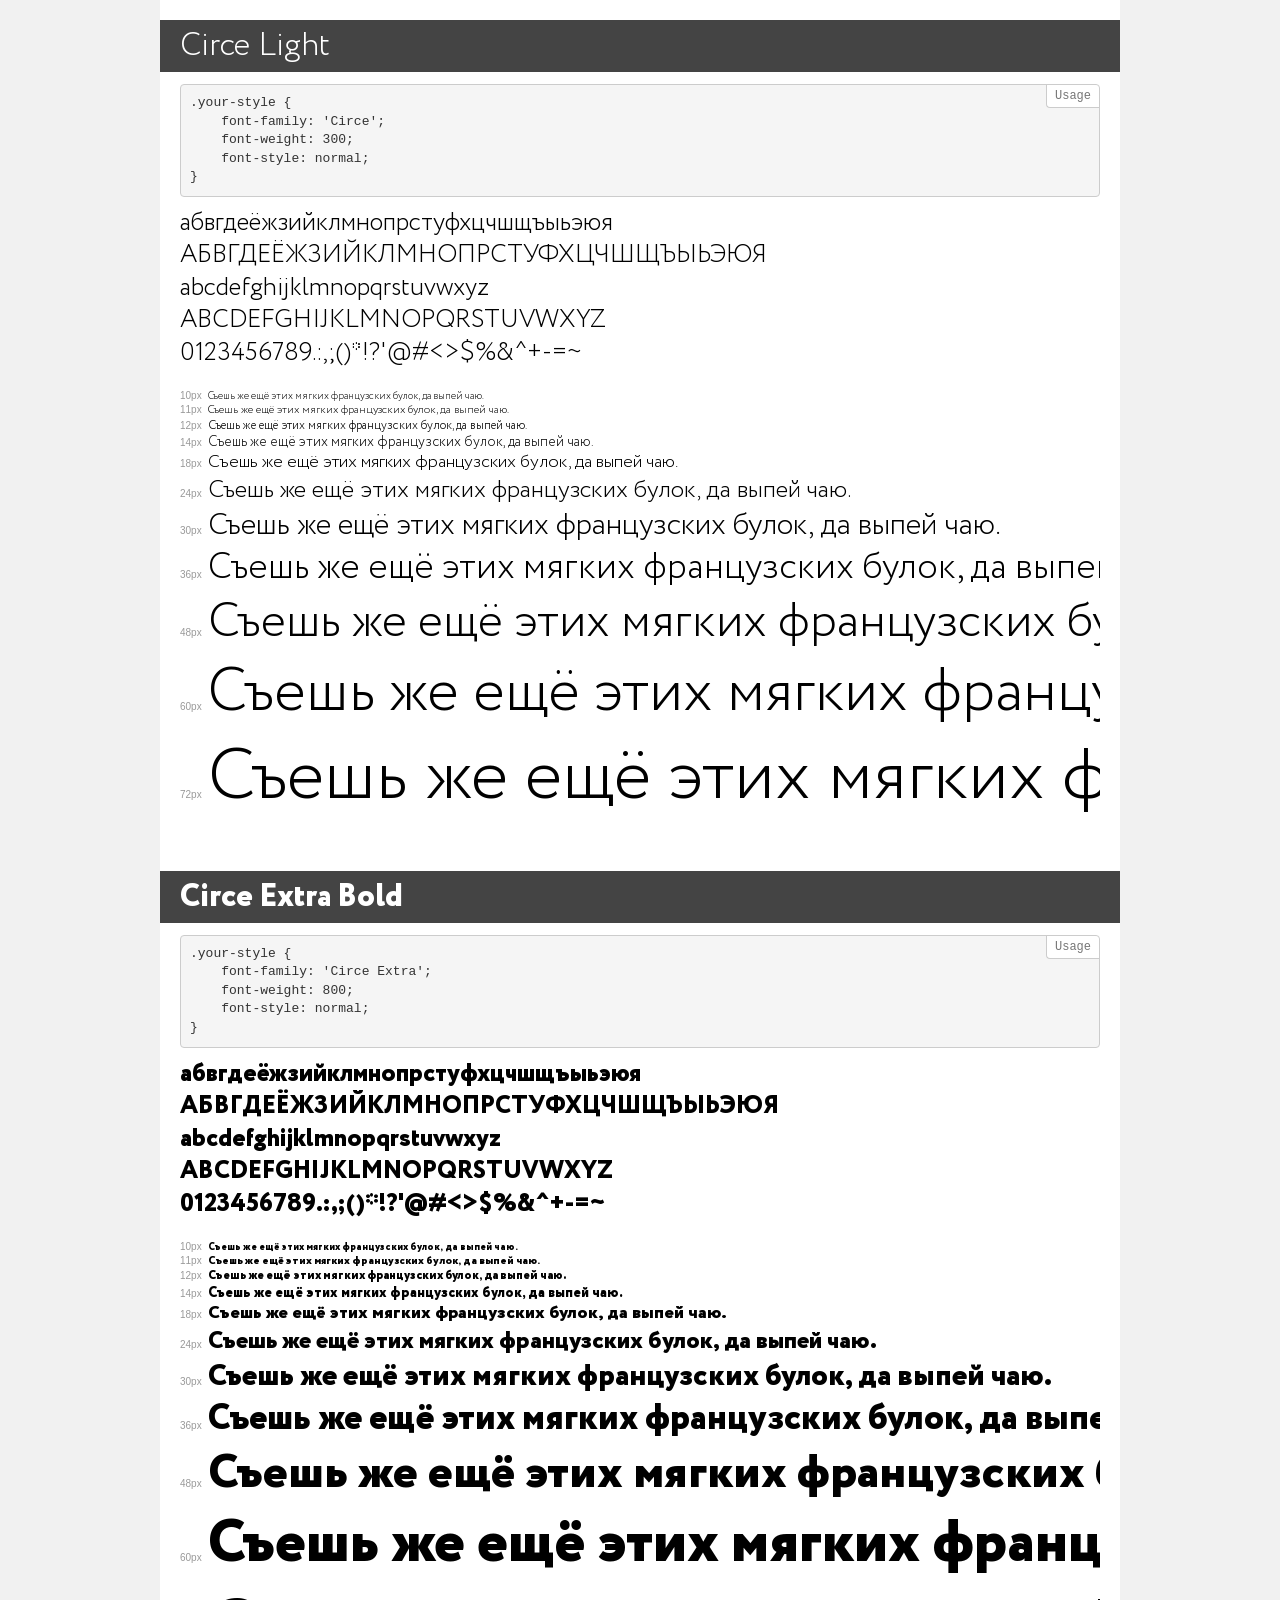
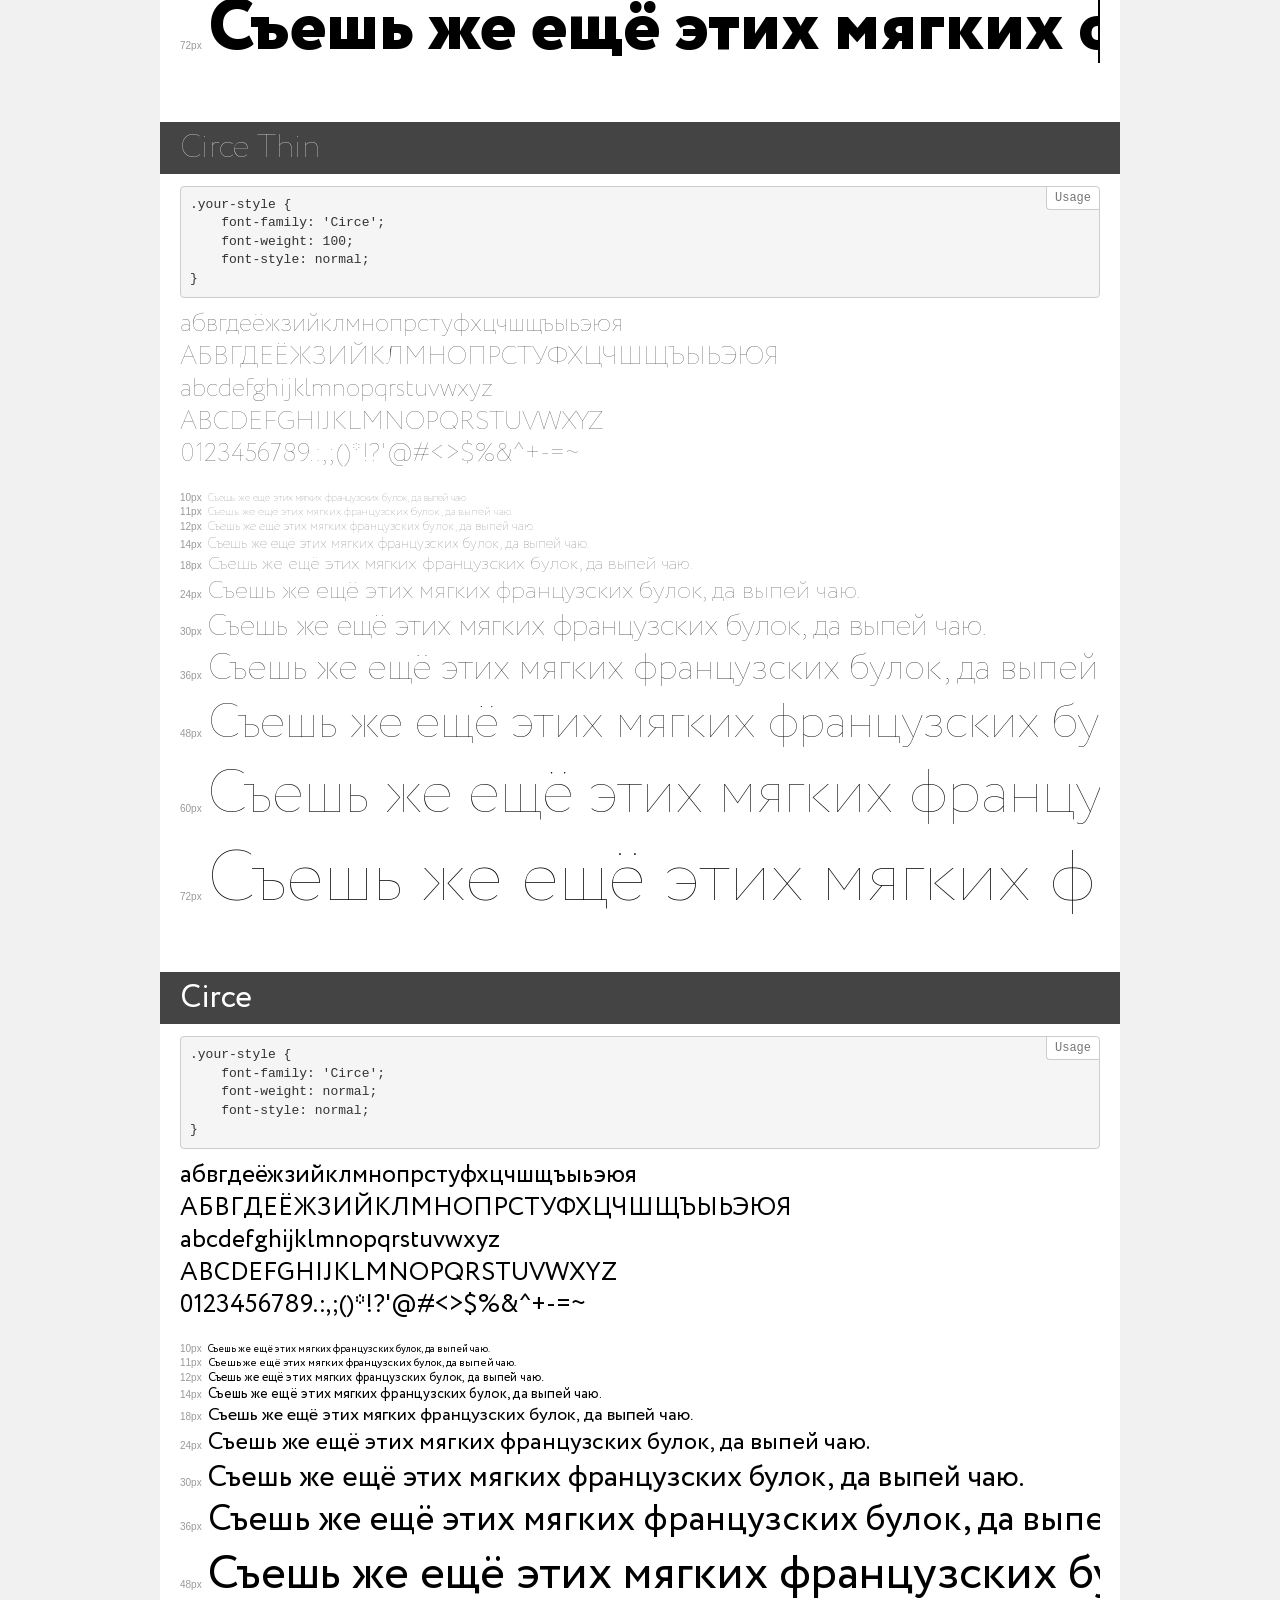
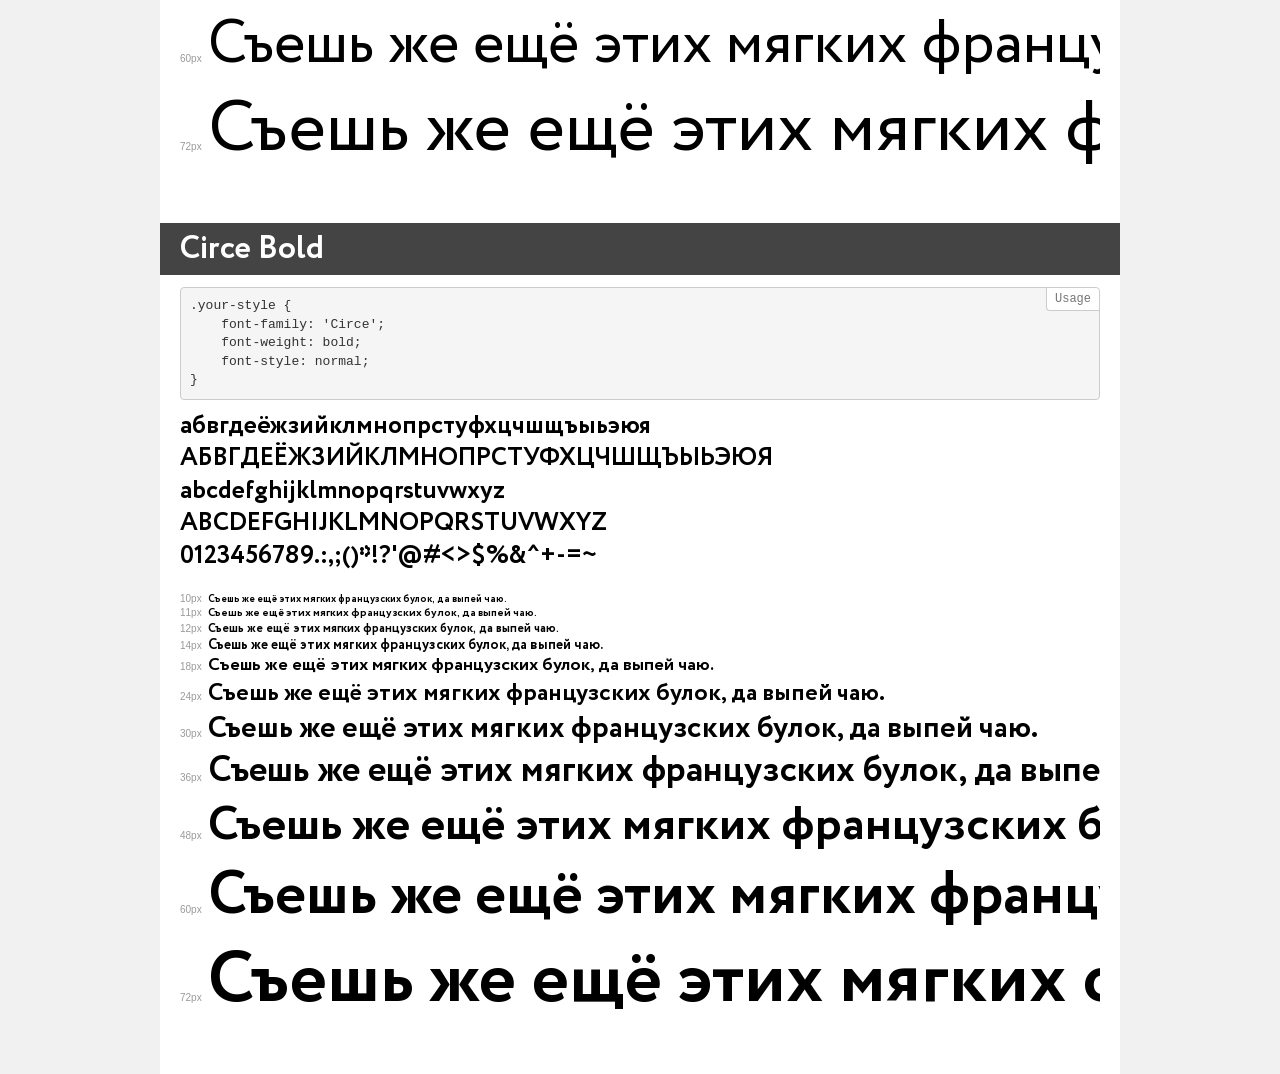
<file: assets/fonts/demo.html>
<!DOCTYPE html>
<html>
<head>
    <meta charset="utf-8">
    <meta http-equiv="X-UA-Compatible" content="IE=edge">
    <meta name="viewport" content="width=device-width, initial-scale=1">
    <meta name="robots" content="noindex, noarchive">
    <meta name="format-detection" content="telephone=no">
    <title>Transfonter demo</title>
    <link href="stylesheet.css" rel="stylesheet">
    <style>
        /*
        http://meyerweb.com/eric/tools/css/reset/
        v2.0 | 20110126
        License: none (public domain)
        */
        html, body, div, span, applet, object, iframe,
        h1, h2, h3, h4, h5, h6, p, blockquote, pre,
        a, abbr, acronym, address, big, cite, code,
        del, dfn, em, img, ins, kbd, q, s, samp,
        small, strike, strong, sub, sup, tt, var,
        b, u, i, center,
        dl, dt, dd, ol, ul, li,
        fieldset, form, label, legend,
        table, caption, tbody, tfoot, thead, tr, th, td,
        article, aside, canvas, details, embed,
        figure, figcaption, footer, header, hgroup,
        menu, nav, output, ruby, section, summary,
        time, mark, audio, video {
            margin: 0;
            padding: 0;
            border: 0;
            font-size: 100%;
            font: inherit;
            vertical-align: baseline;
        }
        /* HTML5 display-role reset for older browsers */
        article, aside, details, figcaption, figure,
        footer, header, hgroup, menu, nav, section {
            display: block;
        }
        body {
            line-height: 1;
        }
        ol, ul {
            list-style: none;
        }
        blockquote, q {
            quotes: none;
        }
        blockquote:before, blockquote:after,
        q:before, q:after {
            content: '';
            content: none;
        }
        table {
            border-collapse: collapse;
            border-spacing: 0;
        }
        /* common styles */
        body {
            background: #f1f1f1;
            color: #000;
        }
        .page {
            background: #fff;
            width: 920px;
            margin: 0 auto;
            padding: 20px 20px 0 20px;
            overflow: hidden;
        }
        .font-container {
            overflow-x: auto;
            overflow-y: hidden;
            margin-bottom: 40px;
            line-height: 1.3;
            white-space: nowrap;
            padding-bottom: 5px;
        }
        h1 {
            position: relative;
            background: #444;
            font-size: 32px;
            color: #fff;
            padding: 10px 20px;
            margin: 0 -20px 12px -20px;
        }
        .letters {
            font-size: 25px;
            margin-bottom: 20px;
        }
        .s10:before {
            content: '10px';
        }
        .s11:before {
            content: '11px';
        }
        .s12:before {
            content: '12px';
        }
        .s14:before {
            content: '14px';
        }
        .s18:before {
            content: '18px';
        }
        .s24:before {
            content: '24px';
        }
        .s30:before {
            content: '30px';
        }
        .s36:before {
            content: '36px';
        }
        .s48:before {
            content: '48px';
        }
        .s60:before {
            content: '60px';
        }
        .s72:before {
            content: '72px';
        }
        .s10:before, .s11:before, .s12:before, .s14:before,
        .s18:before, .s24:before, .s30:before, .s36:before,
        .s48:before, .s60:before, .s72:before {
            font-family: Arial, sans-serif;
            font-size: 10px;
            font-weight: normal;
            font-style: normal;
            color: #999;
            padding-right: 6px;
        }
        pre {
            display: block;
            position: relative;
            padding: 9px;
            margin: 0 0 10px;
            font-family: Monaco, Menlo, Consolas, "Courier New", monospace !important;
            font-size: 13px;
            line-height: 1.428571429;
            color: #333;
            font-weight: normal !important;
            font-style: normal !important;
            background-color: #f5f5f5;
            border: 1px solid #ccc;
            overflow-x: auto;
            border-radius: 4px;
        }
        pre:after {
            display: block;
            position: absolute;
            right: 0;
            top: 0;
            content: 'Usage';
            line-height: 1;
            padding: 5px 8px;
            font-size: 12px;
            color: #767676;
            background-color: #fff;
            border: 1px solid #ccc;
            border-right: none;
            border-top: none;
            border-radius: 0 4px 0 4px;
            z-index: 10;
        }
        /* responsive */
        @media (max-width: 959px) {
            .page {
                width: auto;
                margin: 0;
            }
        }
    </style>
</head>
<body>
<div class="page">
    <div class="demo" style="font-family: 'Circe'; font-weight: 300; font-style: normal;">
        <h1>Circe Light</h1>
        <pre>.your-style {
    font-family: 'Circe';
    font-weight: 300;
    font-style: normal;
}</pre>
        <div class="font-container">
            <p class="letters">
                абвгдеёжзийклмнопрстуфхцчшщъыьэюя<br>
АБВГДЕЁЖЗИЙКЛМНОПРСТУФХЦЧШЩЪЫЬЭЮЯ<br>
abcdefghijklmnopqrstuvwxyz<br>
ABCDEFGHIJKLMNOPQRSTUVWXYZ<br>
                0123456789.:,;()*!?'@#<>$%&^+-=~
            </p>
            <p class="s10" style="font-size: 10px;">Съешь же ещё этих мягких французских булок, да выпей чаю.</p>
            <p class="s11" style="font-size: 11px;">Съешь же ещё этих мягких французских булок, да выпей чаю.</p>
            <p class="s12" style="font-size: 12px;">Съешь же ещё этих мягких французских булок, да выпей чаю.</p>
            <p class="s14" style="font-size: 14px;">Съешь же ещё этих мягких французских булок, да выпей чаю.</p>
            <p class="s18" style="font-size: 18px;">Съешь же ещё этих мягких французских булок, да выпей чаю.</p>
            <p class="s24" style="font-size: 24px;">Съешь же ещё этих мягких французских булок, да выпей чаю.</p>
            <p class="s30" style="font-size: 30px;">Съешь же ещё этих мягких французских булок, да выпей чаю.</p>
            <p class="s36" style="font-size: 36px;">Съешь же ещё этих мягких французских булок, да выпей чаю.</p>
            <p class="s48" style="font-size: 48px;">Съешь же ещё этих мягких французских булок, да выпей чаю.</p>
            <p class="s60" style="font-size: 60px;">Съешь же ещё этих мягких французских булок, да выпей чаю.</p>
            <p class="s72" style="font-size: 72px;">Съешь же ещё этих мягких французских булок, да выпей чаю.</p>
        </div>
    </div>
    <div class="demo" style="font-family: 'Circe Extra'; font-weight: 800; font-style: normal;">
        <h1>Circe Extra Bold</h1>
        <pre>.your-style {
    font-family: 'Circe Extra';
    font-weight: 800;
    font-style: normal;
}</pre>
        <div class="font-container">
            <p class="letters">
                абвгдеёжзийклмнопрстуфхцчшщъыьэюя<br>
АБВГДЕЁЖЗИЙКЛМНОПРСТУФХЦЧШЩЪЫЬЭЮЯ<br>
abcdefghijklmnopqrstuvwxyz<br>
ABCDEFGHIJKLMNOPQRSTUVWXYZ<br>
                0123456789.:,;()*!?'@#<>$%&^+-=~
            </p>
            <p class="s10" style="font-size: 10px;">Съешь же ещё этих мягких французских булок, да выпей чаю.</p>
            <p class="s11" style="font-size: 11px;">Съешь же ещё этих мягких французских булок, да выпей чаю.</p>
            <p class="s12" style="font-size: 12px;">Съешь же ещё этих мягких французских булок, да выпей чаю.</p>
            <p class="s14" style="font-size: 14px;">Съешь же ещё этих мягких французских булок, да выпей чаю.</p>
            <p class="s18" style="font-size: 18px;">Съешь же ещё этих мягких французских булок, да выпей чаю.</p>
            <p class="s24" style="font-size: 24px;">Съешь же ещё этих мягких французских булок, да выпей чаю.</p>
            <p class="s30" style="font-size: 30px;">Съешь же ещё этих мягких французских булок, да выпей чаю.</p>
            <p class="s36" style="font-size: 36px;">Съешь же ещё этих мягких французских булок, да выпей чаю.</p>
            <p class="s48" style="font-size: 48px;">Съешь же ещё этих мягких французских булок, да выпей чаю.</p>
            <p class="s60" style="font-size: 60px;">Съешь же ещё этих мягких французских булок, да выпей чаю.</p>
            <p class="s72" style="font-size: 72px;">Съешь же ещё этих мягких французских булок, да выпей чаю.</p>
        </div>
    </div>
    <div class="demo" style="font-family: 'Circe'; font-weight: 100; font-style: normal;">
        <h1>Circe Thin</h1>
        <pre>.your-style {
    font-family: 'Circe';
    font-weight: 100;
    font-style: normal;
}</pre>
        <div class="font-container">
            <p class="letters">
                абвгдеёжзийклмнопрстуфхцчшщъыьэюя<br>
АБВГДЕЁЖЗИЙКЛМНОПРСТУФХЦЧШЩЪЫЬЭЮЯ<br>
abcdefghijklmnopqrstuvwxyz<br>
ABCDEFGHIJKLMNOPQRSTUVWXYZ<br>
                0123456789.:,;()*!?'@#<>$%&^+-=~
            </p>
            <p class="s10" style="font-size: 10px;">Съешь же ещё этих мягких французских булок, да выпей чаю.</p>
            <p class="s11" style="font-size: 11px;">Съешь же ещё этих мягких французских булок, да выпей чаю.</p>
            <p class="s12" style="font-size: 12px;">Съешь же ещё этих мягких французских булок, да выпей чаю.</p>
            <p class="s14" style="font-size: 14px;">Съешь же ещё этих мягких французских булок, да выпей чаю.</p>
            <p class="s18" style="font-size: 18px;">Съешь же ещё этих мягких французских булок, да выпей чаю.</p>
            <p class="s24" style="font-size: 24px;">Съешь же ещё этих мягких французских булок, да выпей чаю.</p>
            <p class="s30" style="font-size: 30px;">Съешь же ещё этих мягких французских булок, да выпей чаю.</p>
            <p class="s36" style="font-size: 36px;">Съешь же ещё этих мягких французских булок, да выпей чаю.</p>
            <p class="s48" style="font-size: 48px;">Съешь же ещё этих мягких французских булок, да выпей чаю.</p>
            <p class="s60" style="font-size: 60px;">Съешь же ещё этих мягких французских булок, да выпей чаю.</p>
            <p class="s72" style="font-size: 72px;">Съешь же ещё этих мягких французских булок, да выпей чаю.</p>
        </div>
    </div>
    <div class="demo" style="font-family: 'Circe'; font-weight: normal; font-style: normal;">
        <h1>Circe</h1>
        <pre>.your-style {
    font-family: 'Circe';
    font-weight: normal;
    font-style: normal;
}</pre>
        <div class="font-container">
            <p class="letters">
                абвгдеёжзийклмнопрстуфхцчшщъыьэюя<br>
АБВГДЕЁЖЗИЙКЛМНОПРСТУФХЦЧШЩЪЫЬЭЮЯ<br>
abcdefghijklmnopqrstuvwxyz<br>
ABCDEFGHIJKLMNOPQRSTUVWXYZ<br>
                0123456789.:,;()*!?'@#<>$%&^+-=~
            </p>
            <p class="s10" style="font-size: 10px;">Съешь же ещё этих мягких французских булок, да выпей чаю.</p>
            <p class="s11" style="font-size: 11px;">Съешь же ещё этих мягких французских булок, да выпей чаю.</p>
            <p class="s12" style="font-size: 12px;">Съешь же ещё этих мягких французских булок, да выпей чаю.</p>
            <p class="s14" style="font-size: 14px;">Съешь же ещё этих мягких французских булок, да выпей чаю.</p>
            <p class="s18" style="font-size: 18px;">Съешь же ещё этих мягких французских булок, да выпей чаю.</p>
            <p class="s24" style="font-size: 24px;">Съешь же ещё этих мягких французских булок, да выпей чаю.</p>
            <p class="s30" style="font-size: 30px;">Съешь же ещё этих мягких французских булок, да выпей чаю.</p>
            <p class="s36" style="font-size: 36px;">Съешь же ещё этих мягких французских булок, да выпей чаю.</p>
            <p class="s48" style="font-size: 48px;">Съешь же ещё этих мягких французских булок, да выпей чаю.</p>
            <p class="s60" style="font-size: 60px;">Съешь же ещё этих мягких французских булок, да выпей чаю.</p>
            <p class="s72" style="font-size: 72px;">Съешь же ещё этих мягких французских булок, да выпей чаю.</p>
        </div>
    </div>
    <div class="demo" style="font-family: 'Circe'; font-weight: bold; font-style: normal;">
        <h1>Circe Bold</h1>
        <pre>.your-style {
    font-family: 'Circe';
    font-weight: bold;
    font-style: normal;
}</pre>
        <div class="font-container">
            <p class="letters">
                абвгдеёжзийклмнопрстуфхцчшщъыьэюя<br>
АБВГДЕЁЖЗИЙКЛМНОПРСТУФХЦЧШЩЪЫЬЭЮЯ<br>
abcdefghijklmnopqrstuvwxyz<br>
ABCDEFGHIJKLMNOPQRSTUVWXYZ<br>
                0123456789.:,;()*!?'@#<>$%&^+-=~
            </p>
            <p class="s10" style="font-size: 10px;">Съешь же ещё этих мягких французских булок, да выпей чаю.</p>
            <p class="s11" style="font-size: 11px;">Съешь же ещё этих мягких французских булок, да выпей чаю.</p>
            <p class="s12" style="font-size: 12px;">Съешь же ещё этих мягких французских булок, да выпей чаю.</p>
            <p class="s14" style="font-size: 14px;">Съешь же ещё этих мягких французских булок, да выпей чаю.</p>
            <p class="s18" style="font-size: 18px;">Съешь же ещё этих мягких французских булок, да выпей чаю.</p>
            <p class="s24" style="font-size: 24px;">Съешь же ещё этих мягких французских булок, да выпей чаю.</p>
            <p class="s30" style="font-size: 30px;">Съешь же ещё этих мягких французских булок, да выпей чаю.</p>
            <p class="s36" style="font-size: 36px;">Съешь же ещё этих мягких французских булок, да выпей чаю.</p>
            <p class="s48" style="font-size: 48px;">Съешь же ещё этих мягких французских булок, да выпей чаю.</p>
            <p class="s60" style="font-size: 60px;">Съешь же ещё этих мягких французских булок, да выпей чаю.</p>
            <p class="s72" style="font-size: 72px;">Съешь же ещё этих мягких французских булок, да выпей чаю.</p>
        </div>
    </div>
</div>
</body>
</html>
</file>
<file: assets/fonts/stylesheet.css>
@font-face {
    font-family: 'Circe';
    src: url('Circe-Light.eot');
    src: local('Circe Light'), local('Circe-Light'),
        url('Circe-Light.eot?#iefix') format('embedded-opentype'),
        url('Circe-Light.woff2') format('woff2'),
        url('Circe-Light.woff') format('woff'),
        url('Circe-Light.ttf') format('truetype');
    font-weight: 300;
    font-style: normal;
}

@font-face {
    font-family: 'Circe Extra';
    src: url('Circe-ExtraBold.eot');
    src: local('Circe Extra Bold'), local('Circe-ExtraBold'),
        url('Circe-ExtraBold.eot?#iefix') format('embedded-opentype'),
        url('Circe-ExtraBold.woff2') format('woff2'),
        url('Circe-ExtraBold.woff') format('woff'),
        url('Circe-ExtraBold.ttf') format('truetype');
    font-weight: 800;
    font-style: normal;
}

@font-face {
    font-family: 'Circe';
    src: url('Circe-Thin.eot');
    src: local('Circe Thin'), local('Circe-Thin'),
        url('Circe-Thin.eot?#iefix') format('embedded-opentype'),
        url('Circe-Thin.woff2') format('woff2'),
        url('Circe-Thin.woff') format('woff'),
        url('Circe-Thin.ttf') format('truetype');
    font-weight: 100;
    font-style: normal;
}

@font-face {
    font-family: 'Circe';
    src: url('Circe-Regular.eot');
    src: local('Circe'), local('Circe-Regular'),
        url('Circe-Regular.eot?#iefix') format('embedded-opentype'),
        url('Circe-Regular.woff2') format('woff2'),
        url('Circe-Regular.woff') format('woff'),
        url('Circe-Regular.ttf') format('truetype');
    font-weight: normal;
    font-style: normal;
}

@font-face {
    font-family: 'Circe';
    src: url('Circe-Bold.eot');
    src: local('Circe Bold'), local('Circe-Bold'),
        url('Circe-Bold.eot?#iefix') format('embedded-opentype'),
        url('Circe-Bold.woff2') format('woff2'),
        url('Circe-Bold.woff') format('woff'),
        url('Circe-Bold.ttf') format('truetype');
    font-weight: bold;
    font-style: normal;
}
</file>
